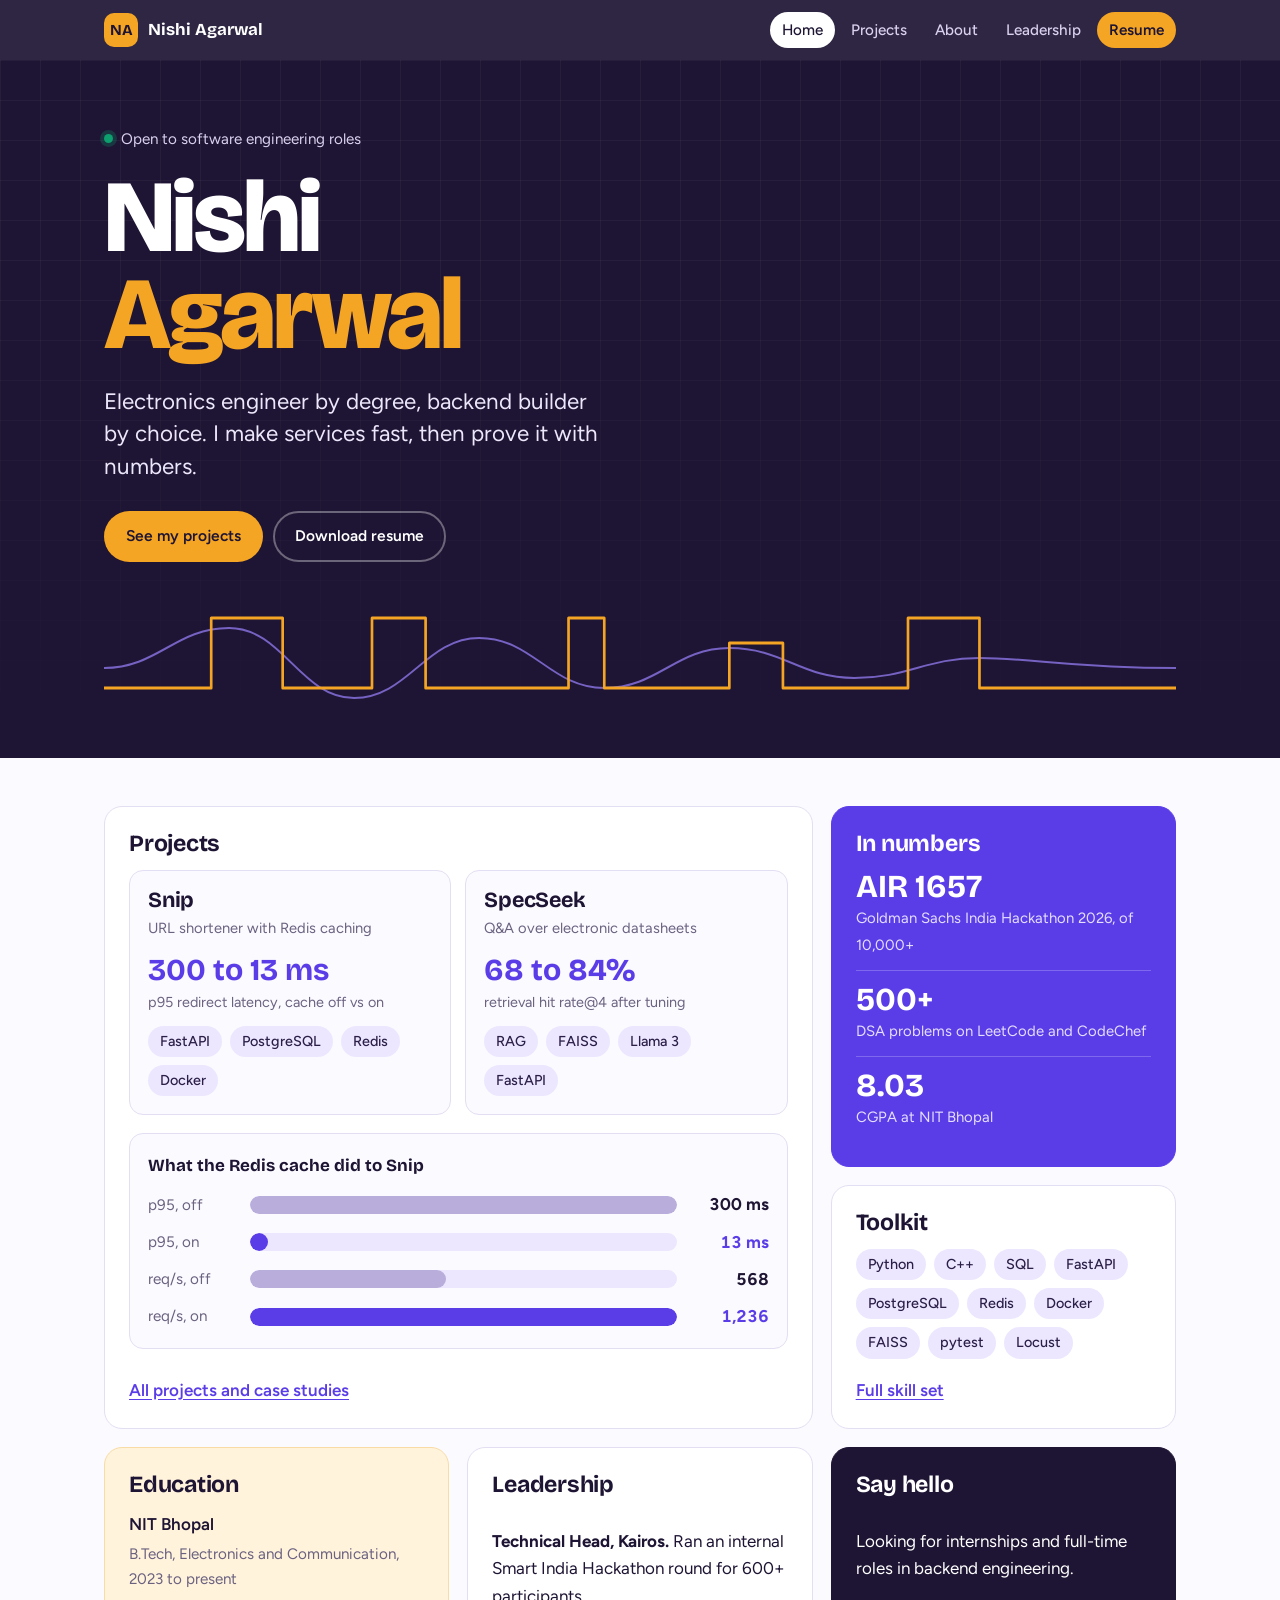
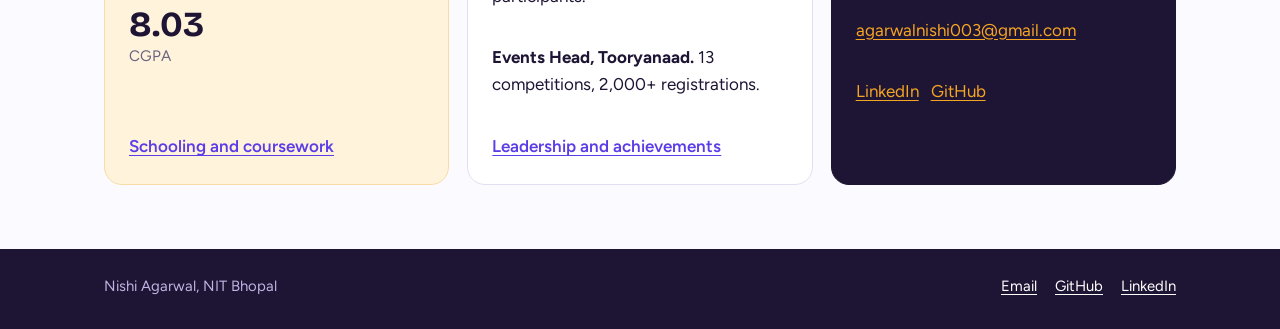
<file: index.html>
<!doctype html>
<html lang="en">
<head>
  <meta charset="utf-8">
  <meta name="viewport" content="width=device-width, initial-scale=1">
  <title>Nishi Agarwal</title>
  <meta name="description" content="Nishi Agarwal, ECE student at NIT Bhopal building backend services and retrieval systems: Snip and SpecSeek.">
  <link rel="preconnect" href="https://fonts.googleapis.com">
  <link rel="preconnect" href="https://fonts.gstatic.com" crossorigin>
  <link href="https://fonts.googleapis.com/css2?family=Bricolage+Grotesque:opsz,wght@12..96,600;12..96,700;12..96,800&family=Figtree:wght@400;500;600;700&display=swap" rel="stylesheet">
  <link rel="stylesheet" href="/style.css">
</head>
<body>
  <header class="nav">
    <div class="wrap">
      <a class="logo" href="/"><span class="logo-mark">NA</span>Nishi Agarwal</a>
      <nav aria-label="Main">
        <ul>
          <li><a href="/" aria-current="page">Home</a></li>
          <li><a href="/projects/">Projects</a></li>
          <li><a href="/about/">About</a></li>
          <li><a href="/leadership/">Leadership</a></li>
          <li><a class="cta" href="/nishi-agarwal-resume.pdf">Resume</a></li>
        </ul>
      </nav>
    </div>
  </header>


    <section class="hero">
    <div class="wrap">
      <p class="hero-tag rise"><span class="dot" aria-hidden="true"></span>Open to software engineering roles</p>
      <h1 class="rise d1">Nishi <span>Agarwal</span></h1>
      <p class="hero-lead rise d2">Electronics engineer by degree, backend builder by choice. I make services fast, then prove it with numbers.</p>
      <div class="hero-actions rise d3">
        <a class="btn btn-amber" href="/projects/">See my projects</a>
        <a class="btn btn-ghost" href="/nishi-agarwal-resume.pdf">Download resume</a>
      </div>
      <svg class="wave" viewBox="0 0 1200 120" preserveAspectRatio="none" aria-hidden="true">
        <path class="trace trace-2" d="M0 70 C 60 70, 80 30, 140 30 S 220 100, 280 100 S 360 40, 420 40 S 500 90, 560 90 S 640 50, 700 50 S 780 80, 840 80 S 920 60, 980 60 S 1080 70, 1200 70"/>
        <path class="trace" d="M0 90 H120 V20 H200 V90 H300 V20 H360 V90 H520 V20 H560 V90 H700 V45 H760 V90 H900 V20 H980 V90 H1200"/>
      </svg>
    </div>
  </section>

  
    <main class="wrap">
    <div class="bento">

      <section class="tile t-projects" aria-labelledby="h-projects">
        <h2 id="h-projects">Projects</h2>
        <div class="mini">
          <a class="mini-card" href="/projects/snip/">
            <h3>Snip</h3>
            <p class="kind">URL shortener with Redis caching</p>
            <div class="big">300 to 13 ms</div>
            <p class="big-label">p95 redirect latency, cache off vs on</p>
            <ul class="chips"><li>FastAPI</li><li>PostgreSQL</li><li>Redis</li><li>Docker</li></ul>
          </a>
          <a class="mini-card" href="/projects/specseek/">
            <h3>SpecSeek</h3>
            <p class="kind">Q&amp;A over electronic datasheets</p>
            <div class="big">68 to 84%</div>
            <p class="big-label">retrieval hit rate@4 after tuning</p>
            <ul class="chips"><li>RAG</li><li>FAISS</li><li>Llama 3</li><li>FastAPI</li></ul>
          </a>
        </div>
        <div class="home-chart">
          <p class="home-chart-title">What the Redis cache did to Snip</p>
          <div class="bars" role="img" aria-label="Snip p95 latency 300 ms without cache, 13 ms with cache; throughput 568 to 1236 requests per second">
            <div class="bar-row"><span class="name">p95, off</span><div class="bar-track"><div class="bar-fill" style="width:100%"></div></div><span class="v">300 ms</span></div>
            <div class="bar-row"><span class="name">p95, on</span><div class="bar-track"><div class="bar-fill good" style="width:4.3%"></div></div><span class="v good">13 ms</span></div>
            <div class="bar-row"><span class="name">req/s, off</span><div class="bar-track"><div class="bar-fill" style="width:46%"></div></div><span class="v">568</span></div>
            <div class="bar-row"><span class="name">req/s, on</span><div class="bar-track"><div class="bar-fill good" style="width:100%"></div></div><span class="v good">1,236</span></div>
          </div>
        </div>
        <a class="more" href="/projects/">All projects and case studies</a>
      </section>

      <section class="tile t-stats" aria-labelledby="h-stats">
        <h2 id="h-stats">In numbers</h2>
        <div class="stat"><b>AIR 1657</b><span>Goldman Sachs India Hackathon 2026, of 10,000+</span></div>
        <div class="stat"><b>500+</b><span>DSA problems on LeetCode and CodeChef</span></div>
        <div class="stat"><b>8.03</b><span>CGPA at NIT Bhopal</span></div>
      </section>

      <section class="tile t-skills" aria-labelledby="h-skills">
        <h2 id="h-skills">Toolkit</h2>
        <ul class="chips">
          <li>Python</li><li>C++</li><li>SQL</li><li>FastAPI</li><li>PostgreSQL</li><li>Redis</li><li>Docker</li><li>FAISS</li><li>pytest</li><li>Locust</li>
        </ul>
        <a class="more" href="/about/#skills">Full skill set</a>
      </section>

      <section class="tile t-edu" aria-labelledby="h-edu">
        <h2 id="h-edu">Education</h2>
        <p class="edu-line">NIT Bhopal</p>
        <p class="edu-sub">B.Tech, Electronics and Communication, 2023 to present</p>
        <p class="edu-score">8.03</p>
        <p class="edu-sub">CGPA</p>
        <a class="more" href="/about/#education">Schooling and coursework</a>
      </section>

      <section class="tile t-lead" aria-labelledby="h-lead">
        <h2 id="h-lead">Leadership</h2>
        <p><b>Technical Head, Kairos.</b> Ran an internal Smart India Hackathon round for 600+ participants.</p>
        <p><b>Events Head, Tooryanaad.</b> 13 competitions, 2,000+ registrations.</p>
        <a class="more" href="/leadership/">Leadership and achievements</a>
      </section>

      <section class="tile t-contact" aria-labelledby="h-contact">
        <h2 id="h-contact">Say hello</h2>
        <p>Looking for internships and full-time roles in backend engineering.</p>
        <p><a href="mailto:agarwalnishi003@gmail.com">agarwalnishi003@gmail.com</a></p>
        <p><a href="https://linkedin.com/in/nishi-agarwal-497812290">LinkedIn</a> &nbsp; <a href="https://github.com/agarwalnishi">GitHub</a></p>
      </section>

    </div>
  </main>

  <footer>
    <div class="wrap">
      <span>Nishi Agarwal, NIT Bhopal</span>
      <span class="links">
        <a href="mailto:agarwalnishi003@gmail.com">Email</a>
        <a href="https://github.com/agarwalnishi">GitHub</a>
        <a href="https://linkedin.com/in/nishi-agarwal-497812290">LinkedIn</a>
      </span>
    </div>
  </footer>
</body>
</html>
</file>
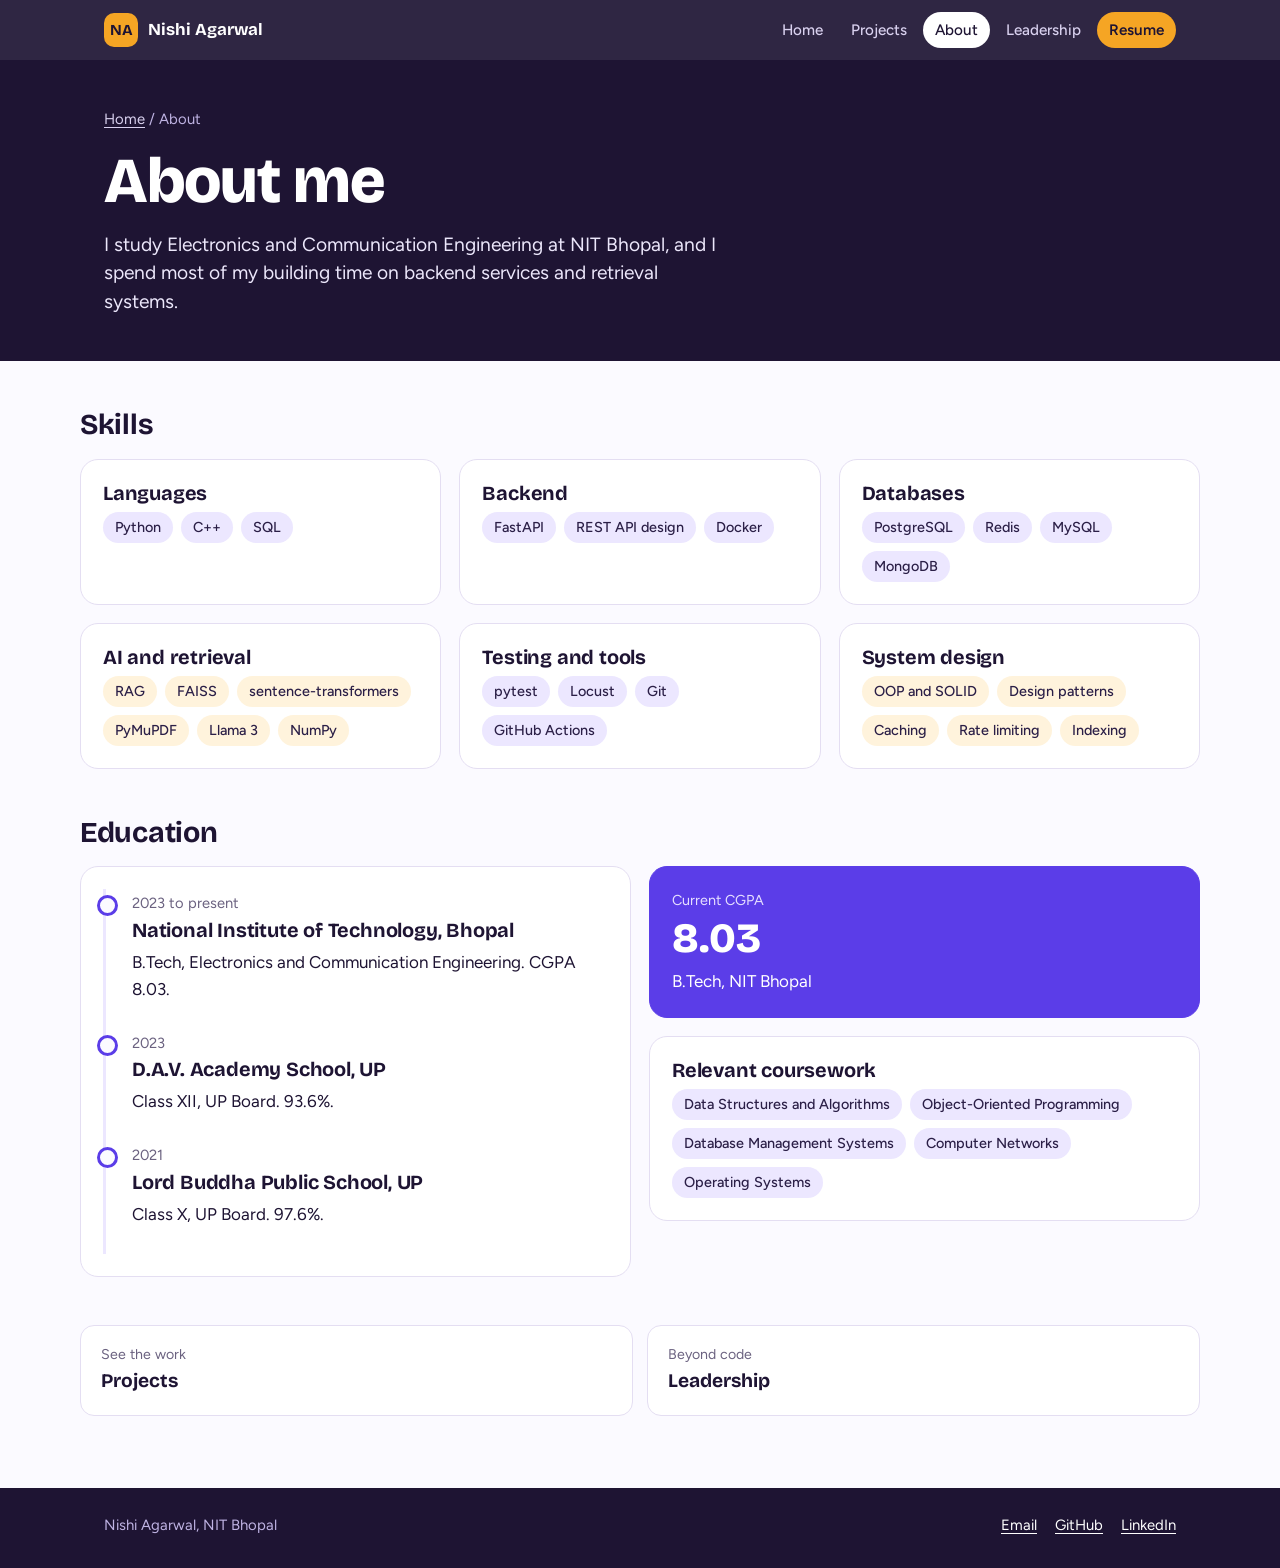
<file: about/index.html>
<!doctype html>
<html lang="en">
<head>
  <meta charset="utf-8">
  <meta name="viewport" content="width=device-width, initial-scale=1">
    <title>About | Nishi Agarwal</title>
  <meta name="description" content="About Nishi Agarwal: ECE at NIT Bhopal, skills across backend, databases and retrieval, and coursework.">
  <link rel="preconnect" href="https://fonts.googleapis.com">
  <link rel="preconnect" href="https://fonts.gstatic.com" crossorigin>
  <link href="https://fonts.googleapis.com/css2?family=Bricolage+Grotesque:opsz,wght@12..96,600;12..96,700;12..96,800&family=Figtree:wght@400;500;600;700&display=swap" rel="stylesheet">
  <link rel="stylesheet" href="/style.css">
</head>
<body>
  <header class="nav">
    <div class="wrap">
      <a class="logo" href="/"><span class="logo-mark">NA</span>Nishi Agarwal</a>
      <nav aria-label="Main">
        <ul>
          <li><a href="/">Home</a></li>
            <li><a href="/projects/">Projects</a></li>
          <li><a href="/about/" aria-current="page">About</a></li>
          <li><a href="/leadership/">Leadership</a></li>
          <li><a class="cta" href="/nishi-agarwal-resume.pdf">Resume</a></li>
        </ul>
      </nav>
    </div>
  </header>

    <div class="page-head">
    <div class="wrap">
      <p class="crumbs"><a href="/">Home</a> / About</p>
      <h1>About me</h1>
      <p class="lede">I study Electronics and Communication Engineering at NIT Bhopal, and I spend most of my building time on backend services and retrieval systems.</p>
    </div>
  </div>

  <main class="wrap page">

    <section class="block" id="skills">
      <h2>Skills</h2>
      <div class="cols-3">
        <div class="card"><h3>Languages</h3><ul class="chips"><li>Python</li><li>C++</li><li>SQL</li></ul></div>
        <div class="card"><h3>Backend</h3><ul class="chips"><li>FastAPI</li><li>REST API design</li><li>Docker</li></ul></div>
        <div class="card"><h3>Databases</h3><ul class="chips"><li>PostgreSQL</li><li>Redis</li><li>MySQL</li><li>MongoDB</li></ul></div>
        <div class="card"><h3>AI and retrieval</h3><ul class="chips amber"><li>RAG</li><li>FAISS</li><li>sentence-transformers</li><li>PyMuPDF</li><li>Llama 3</li><li>NumPy</li></ul></div>
        <div class="card"><h3>Testing and tools</h3><ul class="chips"><li>pytest</li><li>Locust</li><li>Git</li><li>GitHub Actions</li></ul></div>
        <div class="card"><h3>System design</h3><ul class="chips amber"><li>OOP and SOLID</li><li>Design patterns</li><li>Caching</li><li>Rate limiting</li><li>Indexing</li></ul></div>
      </div>
    </section>

    <section class="block" id="education">
      <h2>Education</h2>
      <div class="cols-2">
        <div class="card">
          <ol class="timeline">
            <li><span class="when">2023 to present</span><h3>National Institute of Technology, Bhopal</h3><p>B.Tech, Electronics and Communication Engineering. CGPA 8.03.</p></li>
            <li><span class="when">2023</span><h3>D.A.V. Academy School, UP</h3><p>Class XII, UP Board. 93.6%.</p></li>
            <li><span class="when">2021</span><h3>Lord Buddha Public School, UP</h3><p>Class X, UP Board. 97.6%.</p></li>
          </ol>
        </div>
        <div>
          <div class="card violet" style="margin-bottom:18px"><span class="label">Current CGPA</span><span class="num">8.03</span><p>B.Tech, NIT Bhopal</p></div>
          <div class="card">
            <h3>Relevant coursework</h3>
            <ul class="chips"><li>Data Structures and Algorithms</li><li>Object-Oriented Programming</li><li>Database Management Systems</li><li>Computer Networks</li><li>Operating Systems</li></ul>
          </div>
        </div>
      </div>
    </section>

    <nav class="next" aria-label="More">
      <a href="/projects/"><small>See the work</small><strong>Projects</strong></a>
      <a href="/leadership/"><small>Beyond code</small><strong>Leadership</strong></a>
    </nav>
  </main>

  <footer>
    <div class="wrap">
      <span>Nishi Agarwal, NIT Bhopal</span>
      <span class="links">
        <a href="mailto:agarwalnishi003@gmail.com">Email</a>
        <a href="https://github.com/agarwalnishi">GitHub</a>
        <a href="https://linkedin.com/in/nishi-agarwal-497812290">LinkedIn</a>
      </span>
    </div>
  </footer>
</body>
</html>
</file>
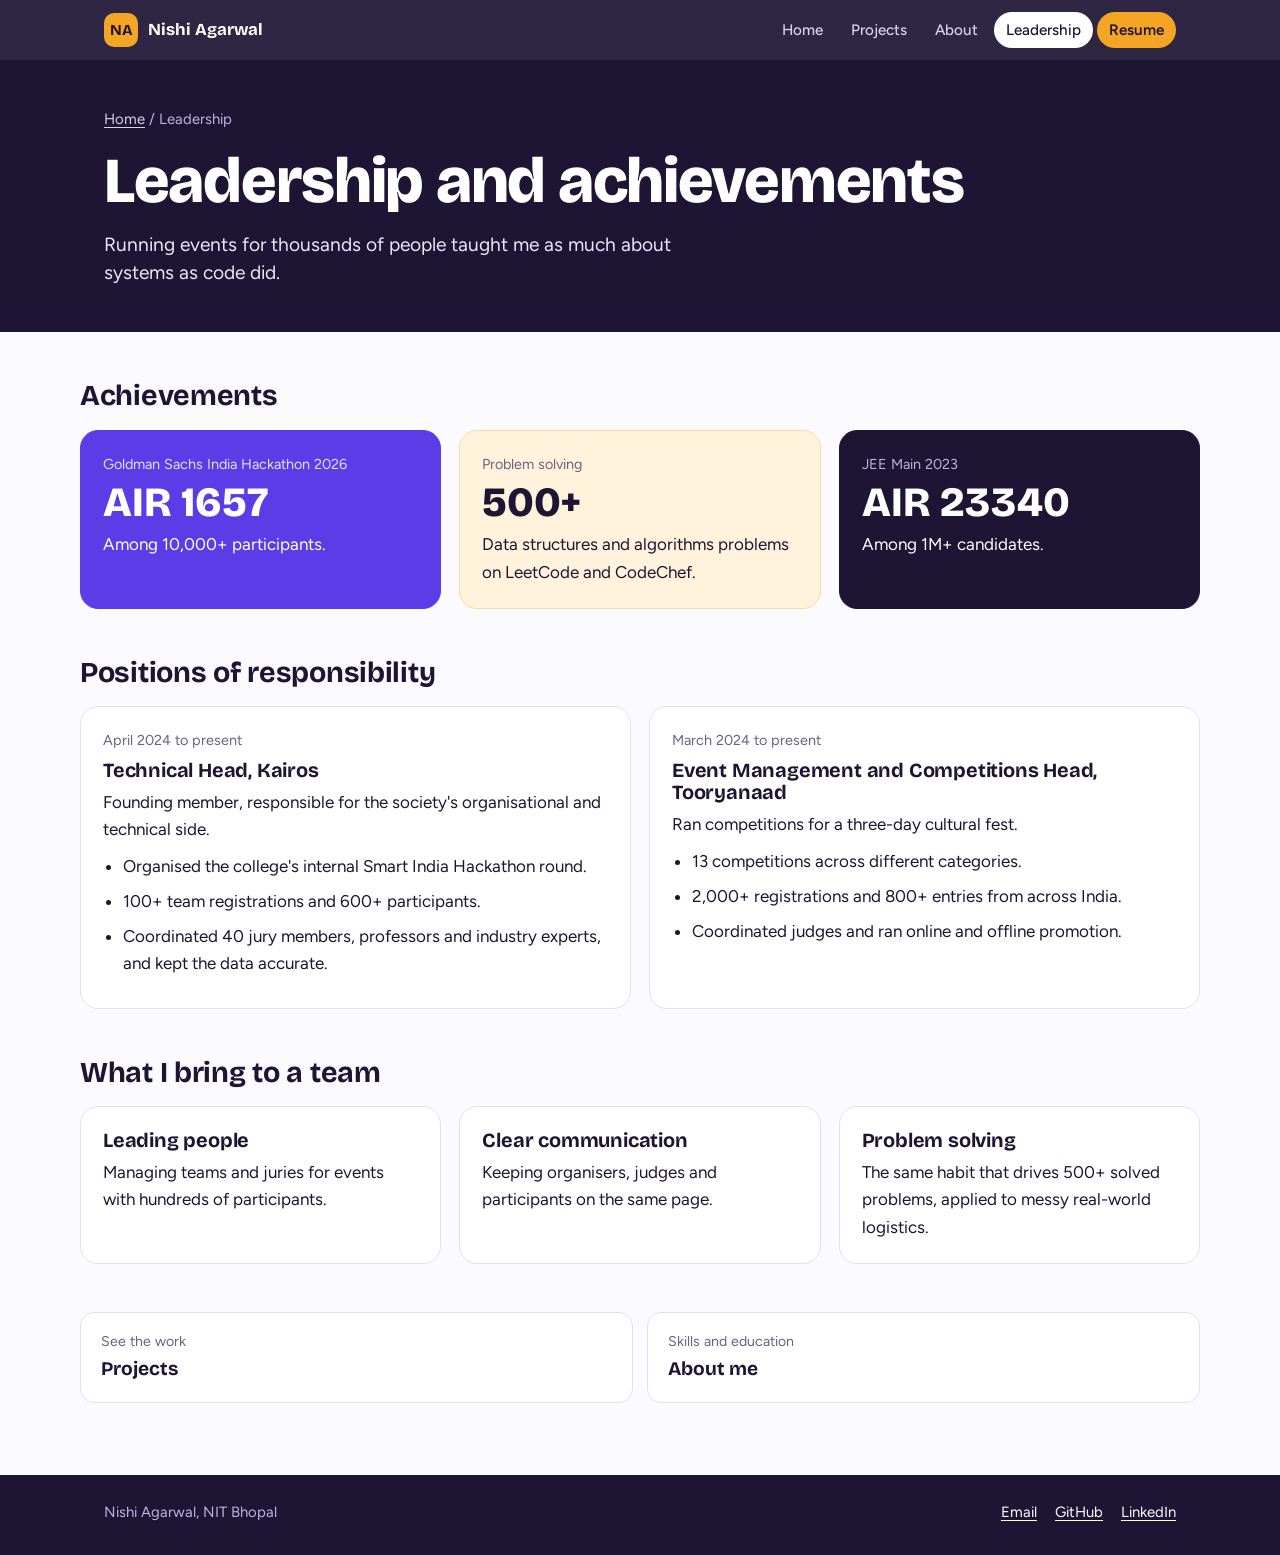
<file: leadership/index.html>
<!doctype html>
<html lang="en">
<head>
  <meta charset="utf-8">
  <meta name="viewport" content="width=device-width, initial-scale=1">
    <title>Leadership | Nishi Agarwal</title>
  <meta name="description" content="Leadership and achievements of Nishi Agarwal: Kairos, Tooryanaad, Goldman Sachs India Hackathon, JEE Main.">
  <link rel="preconnect" href="https://fonts.googleapis.com">
  <link rel="preconnect" href="https://fonts.gstatic.com" crossorigin>
  <link href="https://fonts.googleapis.com/css2?family=Bricolage+Grotesque:opsz,wght@12..96,600;12..96,700;12..96,800&family=Figtree:wght@400;500;600;700&display=swap" rel="stylesheet">
  <link rel="stylesheet" href="/style.css">
</head>
<body>
  <header class="nav">
    <div class="wrap">
      <a class="logo" href="/"><span class="logo-mark">NA</span>Nishi Agarwal</a>
      <nav aria-label="Main">
        <ul>
          <li><a href="/">Home</a></li>
          <li><a href="/projects/">Projects</a></li>
          <li><a href="/about/">About</a></li>
                    <li><a href="/leadership/" aria-current="page">Leadership</a></li>
          <li><a class="cta" href="/nishi-agarwal-resume.pdf">Resume</a></li>
        </ul>
      </nav>
    </div>
  </header>

    <div class="page-head">
    <div class="wrap">
      <p class="crumbs"><a href="/">Home</a> / Leadership</p>
      <h1>Leadership and achievements</h1>
      <p class="lede">Running events for thousands of people taught me as much about systems as code did.</p>
    </div>
  </div>

  <main class="wrap page">

    <section class="block">
      <h2>Achievements</h2>
      <div class="cols-3">
        <div class="card violet"><span class="label">Goldman Sachs India Hackathon 2026</span><span class="num">AIR 1657</span><p>Among 10,000+ participants.</p></div>
        <div class="card amber"><span class="label">Problem solving</span><span class="num">500+</span><p>Data structures and algorithms problems on LeetCode and CodeChef.</p></div>
        <div class="card ink"><span class="label">JEE Main 2023</span><span class="num">AIR 23340</span><p>Among 1M+ candidates.</p></div>
      </div>
    </section>

    <section class="block">
      <h2>Positions of responsibility</h2>
      <div class="cols-2">
        <article class="card">
          <span class="label">April 2024 to present</span>
          <h3>Technical Head, Kairos</h3>
          <p>Founding member, responsible for the society's organisational and technical side.</p>
          <ul class="ticks">
            <li>Organised the college's internal Smart India Hackathon round.</li>
            <li>100+ team registrations and 600+ participants.</li>
            <li>Coordinated 40 jury members, professors and industry experts, and kept the data accurate.</li>
          </ul>
        </article>
        <article class="card">
          <span class="label">March 2024 to present</span>
          <h3>Event Management and Competitions Head, Tooryanaad</h3>
          <p>Ran competitions for a three-day cultural fest.</p>
          <ul class="ticks">
            <li>13 competitions across different categories.</li>
            <li>2,000+ registrations and 800+ entries from across India.</li>
            <li>Coordinated judges and ran online and offline promotion.</li>
          </ul>
        </article>
      </div>
    </section>

    <section class="block">
      <h2>What I bring to a team</h2>
      <div class="cols-3">
        <div class="card"><h3>Leading people</h3><p>Managing teams and juries for events with hundreds of participants.</p></div>
        <div class="card"><h3>Clear communication</h3><p>Keeping organisers, judges and participants on the same page.</p></div>
        <div class="card"><h3>Problem solving</h3><p>The same habit that drives 500+ solved problems, applied to messy real-world logistics.</p></div>
      </div>
    </section>

    <nav class="next" aria-label="More">
      <a href="/projects/"><small>See the work</small><strong>Projects</strong></a>
      <a href="/about/"><small>Skills and education</small><strong>About me</strong></a>
    </nav>
  </main>

  <footer>
    <div class="wrap">
      <span>Nishi Agarwal, NIT Bhopal</span>
      <span class="links">
        <a href="mailto:agarwalnishi003@gmail.com">Email</a>
        <a href="https://github.com/agarwalnishi">GitHub</a>
        <a href="https://linkedin.com/in/nishi-agarwal-497812290">LinkedIn</a>
      </span>
    </div>
  </footer>
</body>
</html>
</file>
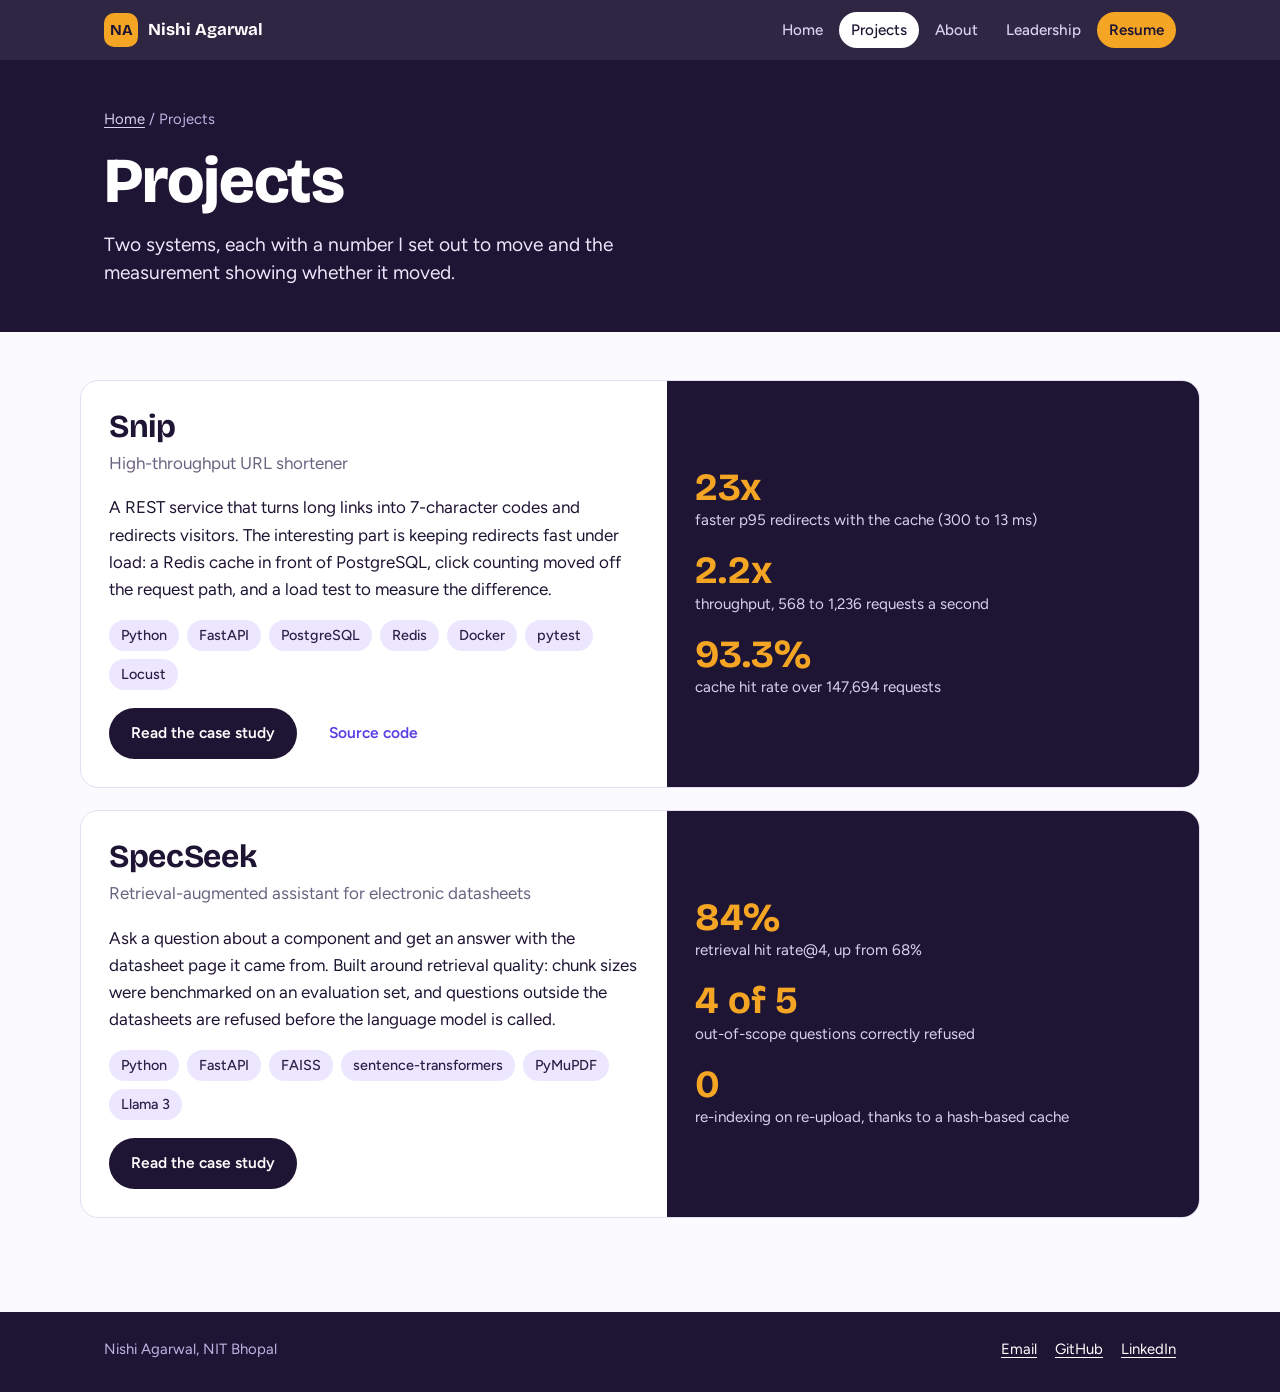
<file: projects/index.html>
<!doctype html>
<html lang="en">
<head>
  <meta charset="utf-8">
  <meta name="viewport" content="width=device-width, initial-scale=1">
  <title>Projects | Nishi Agarwal</title>
  <meta name="description" content="Snip and SpecSeek: backend and retrieval projects by Nishi Agarwal, with measured results.">
  <link rel="preconnect" href="https://fonts.googleapis.com">
  <link rel="preconnect" href="https://fonts.gstatic.com" crossorigin>
  <link href="https://fonts.googleapis.com/css2?family=Bricolage+Grotesque:opsz,wght@12..96,600;12..96,700;12..96,800&family=Figtree:wght@400;500;600;700&display=swap" rel="stylesheet">
  <link rel="stylesheet" href="/style.css">
</head>
<body>
  <header class="nav">
    <div class="wrap">
      <a class="logo" href="/"><span class="logo-mark">NA</span>Nishi Agarwal</a>
      <nav aria-label="Main">
        <ul>
          <li><a href="/">Home</a></li>
          <li><a href="/projects/" aria-current="page">Projects</a></li>
          <li><a href="/about/">About</a></li>
          <li><a href="/leadership/">Leadership</a></li>
          <li><a class="cta" href="/nishi-agarwal-resume.pdf">Resume</a></li>
        </ul>
      </nav>
    </div>
  </header>

  <div class="page-head">
    <div class="wrap">
      <p class="crumbs"><a href="/">Home</a> / Projects</p>
      <h1>Projects</h1>
      <p class="lede">Two systems, each with a number I set out to move and the measurement showing whether it moved.</p>
    </div>
  </div>

  <main class="wrap page">

    <article class="proj">
      <div class="proj-text">
        <h2>Snip</h2>
        <p class="kind">High-throughput URL shortener</p>
        <p>A REST service that turns long links into 7-character codes and redirects visitors. The interesting part is keeping redirects fast under load: a Redis cache in front of PostgreSQL, click counting moved off the request path, and a load test to measure the difference.</p>
        <ul class="chips"><li>Python</li><li>FastAPI</li><li>PostgreSQL</li><li>Redis</li><li>Docker</li><li>pytest</li><li>Locust</li></ul>
        <div class="proj-actions">
          <a class="btn btn-ink" href="/projects/snip/">Read the case study</a>
          <a class="btn" href="https://github.com/agarwalnishi/Snip">Source code</a>
        </div>
      </div>
      <div class="proj-side">
        <div><b>23x</b><span>faster p95 redirects with the cache (300 to 13 ms)</span></div>
        <div><b>2.2x</b><span>throughput, 568 to 1,236 requests a second</span></div>
        <div><b>93.3%</b><span>cache hit rate over 147,694 requests</span></div>
      </div>
    </article>

    <article class="proj">
      <div class="proj-text">
        <h2>SpecSeek</h2>
        <p class="kind">Retrieval-augmented assistant for electronic datasheets</p>
        <p>Ask a question about a component and get an answer with the datasheet page it came from. Built around retrieval quality: chunk sizes were benchmarked on an evaluation set, and questions outside the datasheets are refused before the language model is called.</p>
        <ul class="chips"><li>Python</li><li>FastAPI</li><li>FAISS</li><li>sentence-transformers</li><li>PyMuPDF</li><li>Llama 3</li></ul>
        <div class="proj-actions">
          <a class="btn btn-ink" href="/projects/specseek/">Read the case study</a>
        </div>
      </div>
      <div class="proj-side">
        <div><b>84%</b><span>retrieval hit rate@4, up from 68%</span></div>
        <div><b>4 of 5</b><span>out-of-scope questions correctly refused</span></div>
        <div><b>0</b><span>re-indexing on re-upload, thanks to a hash-based cache</span></div>
      </div>
    </article>

  </main>

  <footer>
    <div class="wrap">
      <span>Nishi Agarwal, NIT Bhopal</span>
      <span class="links">
        <a href="mailto:agarwalnishi003@gmail.com">Email</a>
        <a href="https://github.com/agarwalnishi">GitHub</a>
        <a href="https://linkedin.com/in/nishi-agarwal-497812290">LinkedIn</a>
      </span>
    </div>
  </footer>
</body>
</html>
</file>
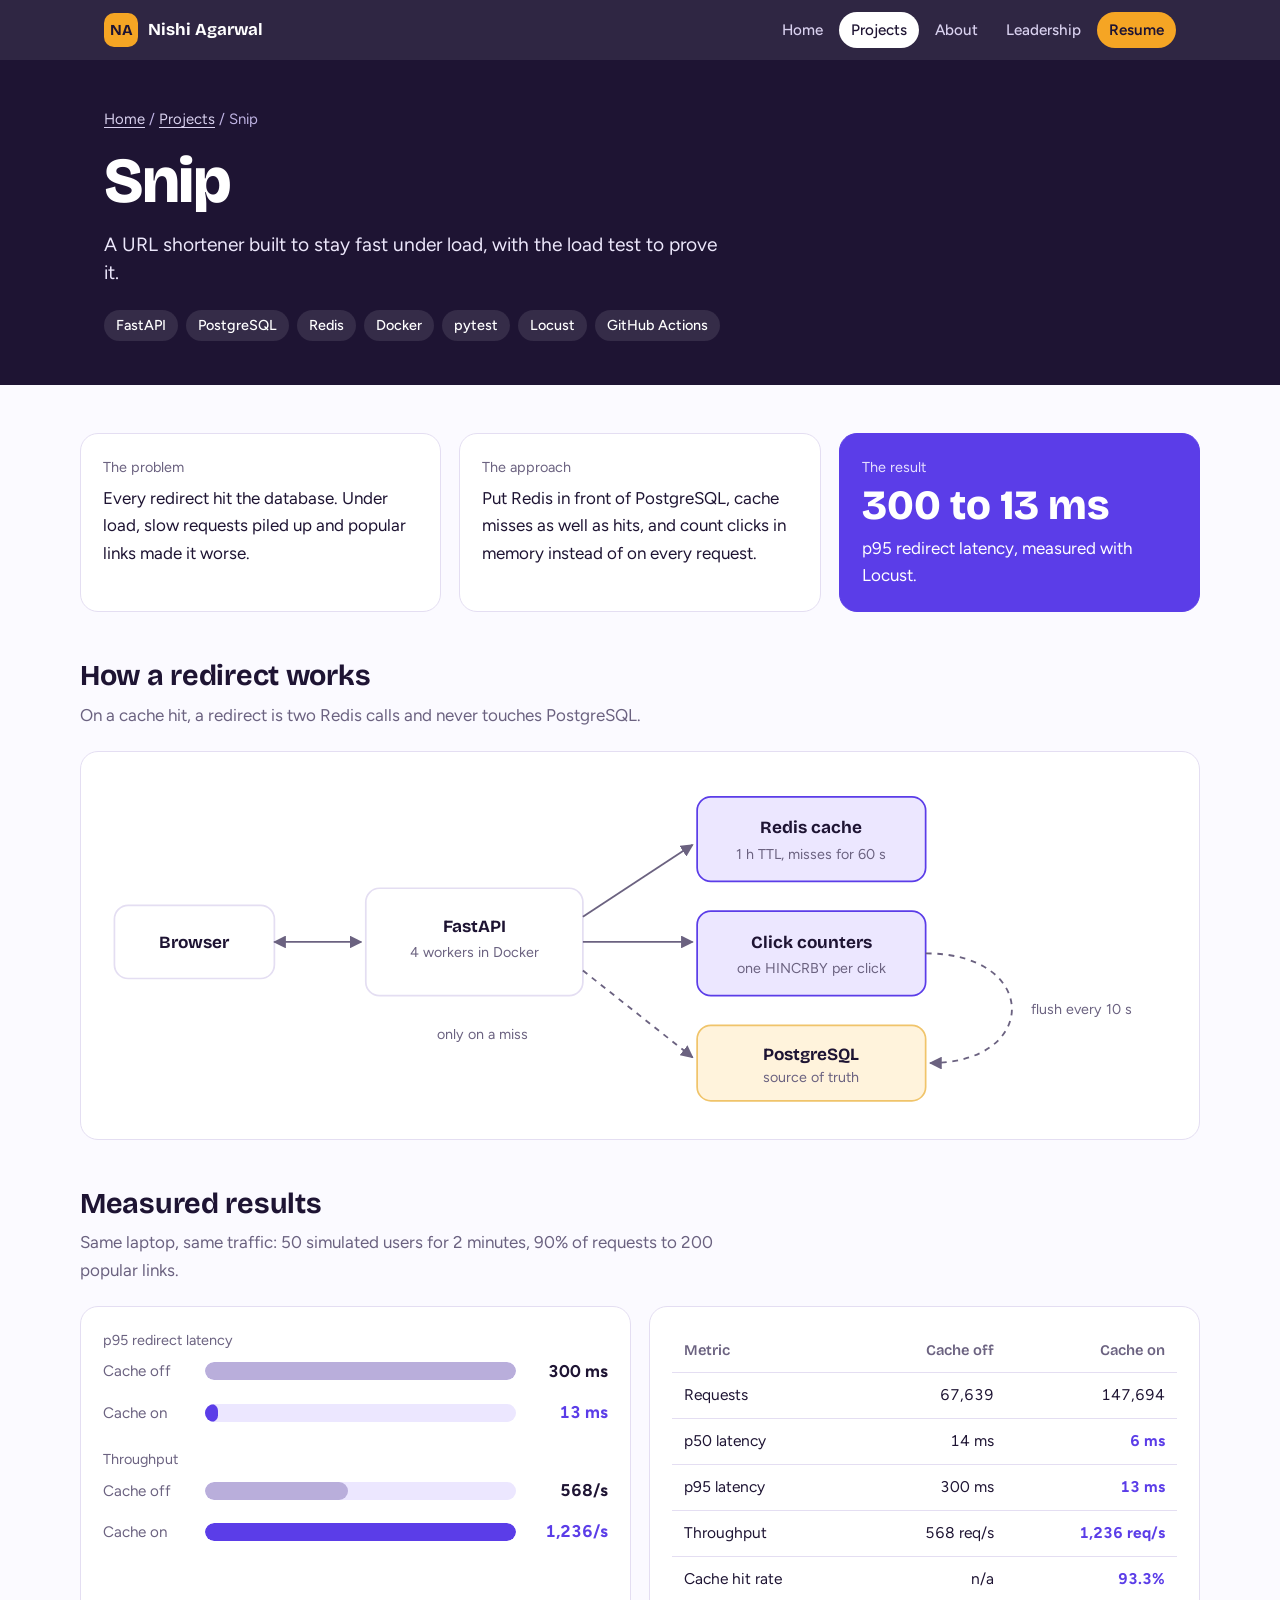
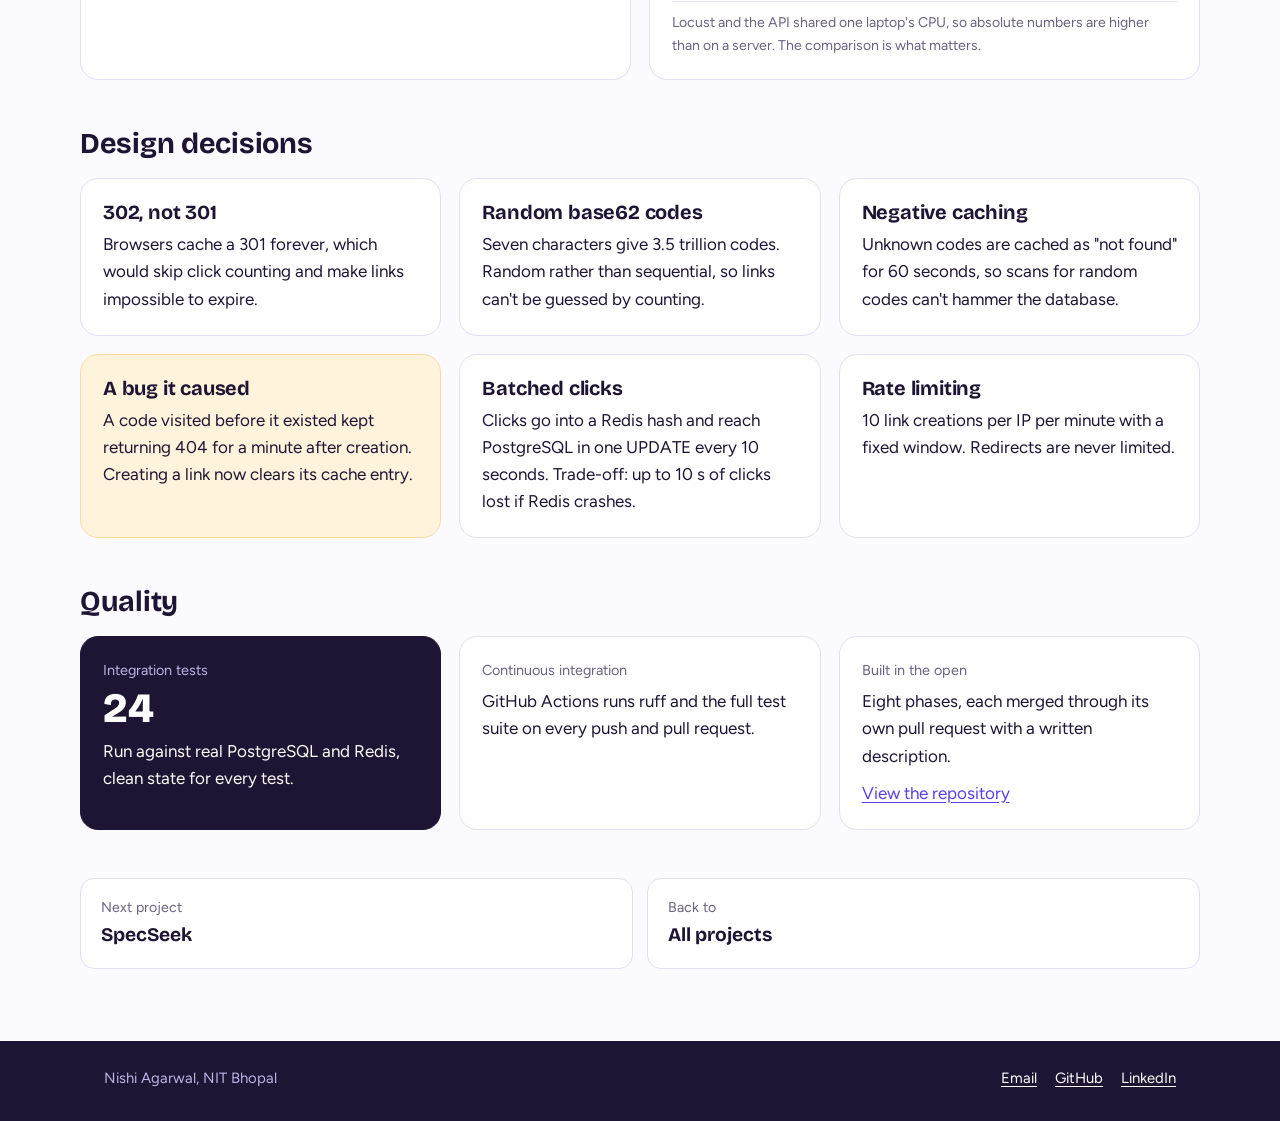
<file: projects/snip/index.html>
<!doctype html>
<html lang="en">
<head>
  <meta charset="utf-8">
  <meta name="viewport" content="width=device-width, initial-scale=1">
    <title>Snip | Nishi Agarwal</title>
  <meta name="description" content="Snip case study: a FastAPI URL shortener whose Redis cache cut p95 redirect latency from 300 ms to 13 ms.">
  <link rel="preconnect" href="https://fonts.googleapis.com">
  <link rel="preconnect" href="https://fonts.gstatic.com" crossorigin>
  <link href="https://fonts.googleapis.com/css2?family=Bricolage+Grotesque:opsz,wght@12..96,600;12..96,700;12..96,800&family=Figtree:wght@400;500;600;700&display=swap" rel="stylesheet">
  <link rel="stylesheet" href="/style.css">
</head>
<body>
  <header class="nav">
    <div class="wrap">
      <a class="logo" href="/"><span class="logo-mark">NA</span>Nishi Agarwal</a>
      <nav aria-label="Main">
        <ul>
          <li><a href="/">Home</a></li>
          <li><a href="/projects/" aria-current="page">Projects</a></li>
          <li><a href="/about/">About</a></li>
          <li><a href="/leadership/">Leadership</a></li>
          <li><a class="cta" href="/nishi-agarwal-resume.pdf">Resume</a></li>
        </ul>
      </nav>
    </div>
  </header>

    <div class="page-head">
    <div class="wrap">
      <p class="crumbs"><a href="/">Home</a> / <a href="/projects/">Projects</a> / Snip</p>
      <h1>Snip</h1>
      <p class="lede">A URL shortener built to stay fast under load, with the load test to prove it.</p>
      <ul class="chips meta"><li>FastAPI</li><li>PostgreSQL</li><li>Redis</li><li>Docker</li><li>pytest</li><li>Locust</li><li>GitHub Actions</li></ul>
    </div>
  </div>

  <main class="wrap page">

    <section class="block">
      <div class="cols-3">
        <div class="card"><span class="label">The problem</span><p>Every redirect hit the database. Under load, slow requests piled up and popular links made it worse.</p></div>
        <div class="card"><span class="label">The approach</span><p>Put Redis in front of PostgreSQL, cache misses as well as hits, and count clicks in memory instead of on every request.</p></div>
        <div class="card violet"><span class="label">The result</span><span class="num">300 to 13 ms</span><p>p95 redirect latency, measured with Locust.</p></div>
      </div>
    </section>

    <section class="block">
      <h2>How a redirect works</h2>
      <p class="intro">On a cache hit, a redirect is two Redis calls and never touches PostgreSQL.</p>
      <div class="card">
        <svg class="diagram" viewBox="0 0 940 300" role="img" aria-label="Browser calls FastAPI. FastAPI checks the Redis cache first, falls back to PostgreSQL on a miss, and increments a Redis click counter that is flushed to PostgreSQL every 10 seconds.">
          <defs><marker id="ah" viewBox="0 0 10 10" refX="9" refY="5" markerWidth="7" markerHeight="7" orient="auto-start-reverse"><path d="M0 0L10 5L0 10z" fill="#6b6280"/></marker></defs>
          <rect class="box" x="10" y="115" width="140" height="64" rx="12"/><text class="t" x="80" y="152" text-anchor="middle">Browser</text>
          <rect class="box" x="230" y="100" width="190" height="94" rx="12"/><text class="t" x="325" y="138" text-anchor="middle">FastAPI</text><text class="s" x="325" y="160" text-anchor="middle">4 workers in Docker</text>
          <rect class="box hot" x="520" y="20" width="200" height="74" rx="12"/><text class="t" x="620" y="52" text-anchor="middle">Redis cache</text><text class="s" x="620" y="74" text-anchor="middle">1 h TTL, misses for 60 s</text>
          <rect class="box hot" x="520" y="120" width="200" height="74" rx="12"/><text class="t" x="620" y="152" text-anchor="middle">Click counters</text><text class="s" x="620" y="174" text-anchor="middle">one HINCRBY per click</text>
          <rect class="box store" x="520" y="220" width="200" height="66" rx="12"/><text class="t" x="620" y="250" text-anchor="middle">PostgreSQL</text><text class="s" x="620" y="270" text-anchor="middle">source of truth</text>
          <path class="arrow" d="M150 147 H226" marker-end="url(#ah)" marker-start="url(#ah)"/>
          <path class="arrow" d="M420 125 L516 62" marker-end="url(#ah)"/>
          <path class="arrow" d="M420 147 H516" marker-end="url(#ah)"/>
          <path class="arrow dash" d="M420 172 L516 248" marker-end="url(#ah)"/>
          <path class="arrow dash" d="M720 157 C 820 157, 820 253, 724 253" marker-end="url(#ah)"/>
          <text class="s" x="372" y="232" text-anchor="end">only on a miss</text>
          <text class="s" x="812" y="210">flush every 10 s</text>
        </svg>
      </div>
    </section>

    <section class="block">
      <h2>Measured results</h2>
      <p class="intro">Same laptop, same traffic: 50 simulated users for 2 minutes, 90% of requests to 200 popular links.</p>
      <div class="cols-2">
        <div class="card">
          <span class="label">p95 redirect latency</span>
          <div class="bars" role="img" aria-label="p95 latency 300 ms without cache, 13 ms with cache">
            <div class="bar-row"><span class="name">Cache off</span><div class="bar-track"><div class="bar-fill" style="width:100%"></div></div><span class="v">300 ms</span></div>
            <div class="bar-row"><span class="name">Cache on</span><div class="bar-track"><div class="bar-fill good" style="width:4.3%"></div></div><span class="v good">13 ms</span></div>
          </div>
          <span class="label" style="margin-top:22px">Throughput</span>
          <div class="bars" role="img" aria-label="Throughput 568 requests per second without cache, 1236 with cache">
            <div class="bar-row"><span class="name">Cache off</span><div class="bar-track"><div class="bar-fill" style="width:46%"></div></div><span class="v">568/s</span></div>
            <div class="bar-row"><span class="name">Cache on</span><div class="bar-track"><div class="bar-fill good" style="width:100%"></div></div><span class="v good">1,236/s</span></div>
          </div>
        </div>
        <div class="card">
          <table>
            <thead><tr><th>Metric</th><th class="n">Cache off</th><th class="n">Cache on</th></tr></thead>
            <tbody>
              <tr><td>Requests</td><td class="n">67,639</td><td class="n">147,694</td></tr>
              <tr><td>p50 latency</td><td class="n">14 ms</td><td class="n good">6 ms</td></tr>
              <tr><td>p95 latency</td><td class="n">300 ms</td><td class="n good">13 ms</td></tr>
              <tr><td>Throughput</td><td class="n">568 req/s</td><td class="n good">1,236 req/s</td></tr>
              <tr><td>Cache hit rate</td><td class="n">n/a</td><td class="n good">93.3%</td></tr>
            </tbody>
            <caption>Locust and the API shared one laptop's CPU, so absolute numbers are higher than on a server. The comparison is what matters.</caption>
          </table>
        </div>
      </div>
    </section>

    <section class="block">
      <h2>Design decisions</h2>
      <div class="cols-3">
        <div class="card"><h3>302, not 301</h3><p>Browsers cache a 301 forever, which would skip click counting and make links impossible to expire.</p></div>
        <div class="card"><h3>Random base62 codes</h3><p>Seven characters give 3.5 trillion codes. Random rather than sequential, so links can't be guessed by counting.</p></div>
        <div class="card"><h3>Negative caching</h3><p>Unknown codes are cached as "not found" for 60 seconds, so scans for random codes can't hammer the database.</p></div>
        <div class="card amber"><h3>A bug it caused</h3><p>A code visited before it existed kept returning 404 for a minute after creation. Creating a link now clears its cache entry.</p></div>
        <div class="card"><h3>Batched clicks</h3><p>Clicks go into a Redis hash and reach PostgreSQL in one UPDATE every 10 seconds. Trade-off: up to 10 s of clicks lost if Redis crashes.</p></div>
        <div class="card"><h3>Rate limiting</h3><p>10 link creations per IP per minute with a fixed window. Redirects are never limited.</p></div>
      </div>
    </section>

    <section class="block">
      <h2>Quality</h2>
      <div class="cols-3">
        <div class="card ink"><span class="label">Integration tests</span><span class="num">24</span><p>Run against real PostgreSQL and Redis, clean state for every test.</p></div>
        <div class="card"><span class="label">Continuous integration</span><p>GitHub Actions runs ruff and the full test suite on every push and pull request.</p></div>
        <div class="card"><span class="label">Built in the open</span><p>Eight phases, each merged through its own pull request with a written description.</p><p><a href="https://github.com/agarwalnishi/Snip">View the repository</a></p></div>
      </div>
    </section>

    <nav class="next" aria-label="More">
      <a href="/projects/specseek/"><small>Next project</small><strong>SpecSeek</strong></a>
      <a href="/projects/"><small>Back to</small><strong>All projects</strong></a>
    </nav>
  </main>

  <footer>
    <div class="wrap">
      <span>Nishi Agarwal, NIT Bhopal</span>
      <span class="links">
        <a href="mailto:agarwalnishi003@gmail.com">Email</a>
        <a href="https://github.com/agarwalnishi">GitHub</a>
        <a href="https://linkedin.com/in/nishi-agarwal-497812290">LinkedIn</a>
      </span>
    </div>
  </footer>
</body>
</html>
</file>
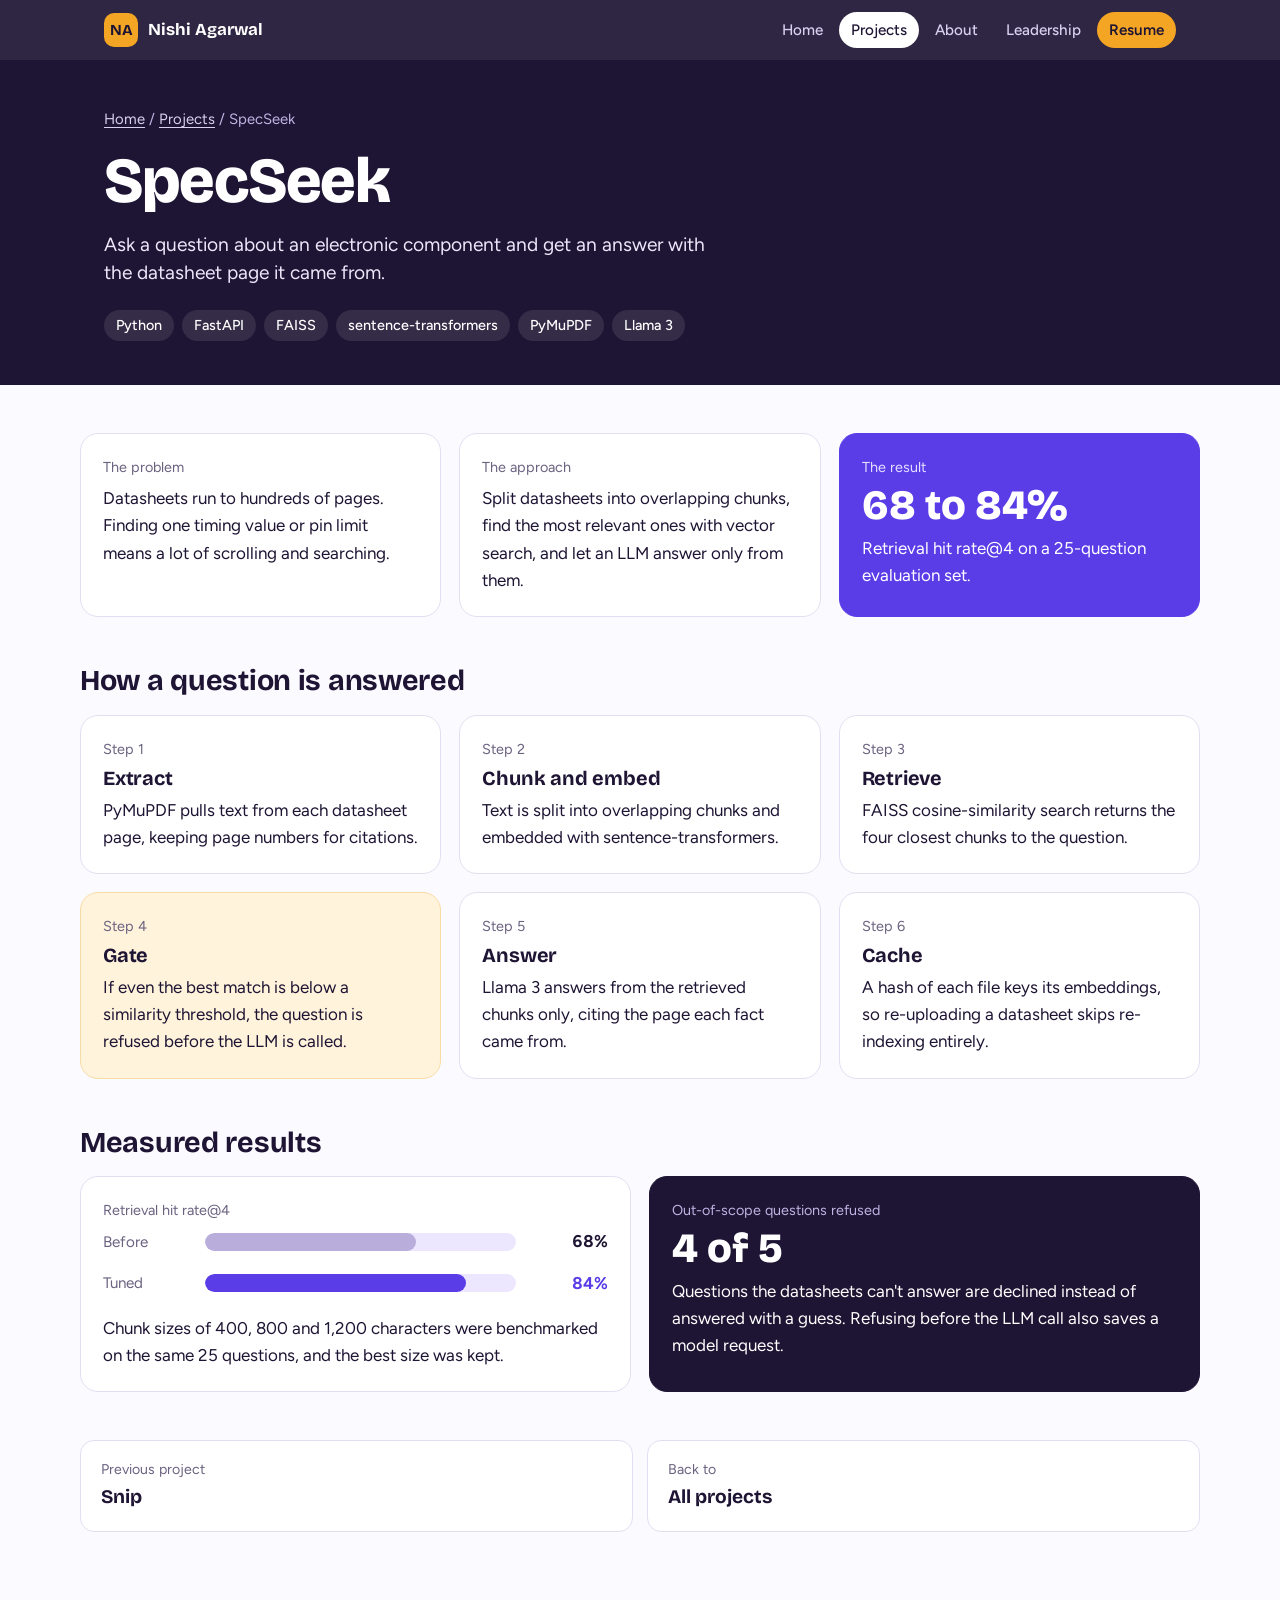
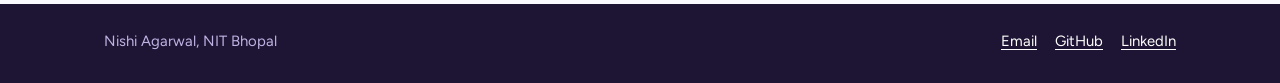
<file: projects/specseek/index.html>
<!doctype html>
<html lang="en">
<head>
  <meta charset="utf-8">
  <meta name="viewport" content="width=device-width, initial-scale=1">
    <title>SpecSeek | Nishi Agarwal</title>
  <meta name="description" content="SpecSeek case study: a RAG assistant over component datasheets with page citations; retrieval hit rate@4 raised from 68% to 84%.">
  <link rel="preconnect" href="https://fonts.googleapis.com">
  <link rel="preconnect" href="https://fonts.gstatic.com" crossorigin>
  <link href="https://fonts.googleapis.com/css2?family=Bricolage+Grotesque:opsz,wght@12..96,600;12..96,700;12..96,800&family=Figtree:wght@400;500;600;700&display=swap" rel="stylesheet">
  <link rel="stylesheet" href="/style.css">
</head>
<body>
  <header class="nav">
    <div class="wrap">
      <a class="logo" href="/"><span class="logo-mark">NA</span>Nishi Agarwal</a>
      <nav aria-label="Main">
        <ul>
          <li><a href="/">Home</a></li>
          <li><a href="/projects/" aria-current="page">Projects</a></li>
          <li><a href="/about/">About</a></li>
          <li><a href="/leadership/">Leadership</a></li>
          <li><a class="cta" href="/nishi-agarwal-resume.pdf">Resume</a></li>
        </ul>
      </nav>
    </div>
  </header>

    <div class="page-head">
    <div class="wrap">
      <p class="crumbs"><a href="/">Home</a> / <a href="/projects/">Projects</a> / SpecSeek</p>
      <h1>SpecSeek</h1>
      <p class="lede">Ask a question about an electronic component and get an answer with the datasheet page it came from.</p>
      <ul class="chips meta"><li>Python</li><li>FastAPI</li><li>FAISS</li><li>sentence-transformers</li><li>PyMuPDF</li><li>Llama 3</li></ul>
    </div>
  </div>

  <main class="wrap page">

    <section class="block">
      <div class="cols-3">
        <div class="card"><span class="label">The problem</span><p>Datasheets run to hundreds of pages. Finding one timing value or pin limit means a lot of scrolling and searching.</p></div>
        <div class="card"><span class="label">The approach</span><p>Split datasheets into overlapping chunks, find the most relevant ones with vector search, and let an LLM answer only from them.</p></div>
        <div class="card violet"><span class="label">The result</span><span class="num">68 to 84%</span><p>Retrieval hit rate@4 on a 25-question evaluation set.</p></div>
      </div>
    </section>

    <section class="block">
      <h2>How a question is answered</h2>
      <div class="cols-3">
        <div class="card"><span class="label">Step 1</span><h3>Extract</h3><p>PyMuPDF pulls text from each datasheet page, keeping page numbers for citations.</p></div>
        <div class="card"><span class="label">Step 2</span><h3>Chunk and embed</h3><p>Text is split into overlapping chunks and embedded with sentence-transformers.</p></div>
        <div class="card"><span class="label">Step 3</span><h3>Retrieve</h3><p>FAISS cosine-similarity search returns the four closest chunks to the question.</p></div>
        <div class="card amber"><span class="label">Step 4</span><h3>Gate</h3><p>If even the best match is below a similarity threshold, the question is refused before the LLM is called.</p></div>
        <div class="card"><span class="label">Step 5</span><h3>Answer</h3><p>Llama 3 answers from the retrieved chunks only, citing the page each fact came from.</p></div>
        <div class="card"><span class="label">Step 6</span><h3>Cache</h3><p>A hash of each file keys its embeddings, so re-uploading a datasheet skips re-indexing entirely.</p></div>
      </div>
    </section>

    <section class="block">
      <h2>Measured results</h2>
      <div class="cols-2">
        <div class="card">
          <span class="label">Retrieval hit rate@4</span>
          <div class="bars" role="img" aria-label="Retrieval hit rate at 4 rose from 68 percent to 84 percent">
            <div class="bar-row"><span class="name">Before</span><div class="bar-track"><div class="bar-fill" style="width:68%"></div></div><span class="v">68%</span></div>
            <div class="bar-row"><span class="name">Tuned</span><div class="bar-track"><div class="bar-fill good" style="width:84%"></div></div><span class="v good">84%</span></div>
          </div>
          <p style="margin-top:18px">Chunk sizes of 400, 800 and 1,200 characters were benchmarked on the same 25 questions, and the best size was kept.</p>
        </div>
        <div class="card ink">
          <span class="label">Out-of-scope questions refused</span>
          <span class="num">4 of 5</span>
          <p>Questions the datasheets can't answer are declined instead of answered with a guess. Refusing before the LLM call also saves a model request.</p>
        </div>
      </div>
    </section>

    <nav class="next" aria-label="More">
      <a href="/projects/snip/"><small>Previous project</small><strong>Snip</strong></a>
      <a href="/projects/"><small>Back to</small><strong>All projects</strong></a>
    </nav>
  </main>

  <footer>
    <div class="wrap">
      <span>Nishi Agarwal, NIT Bhopal</span>
      <span class="links">
        <a href="mailto:agarwalnishi003@gmail.com">Email</a>
        <a href="https://github.com/agarwalnishi">GitHub</a>
        <a href="https://linkedin.com/in/nishi-agarwal-497812290">LinkedIn</a>
      </span>
    </div>
  </footer>
</body>
</html>
</file>
<file: style.css>
/* Nishi Agarwal, shared styles */
:root {
  --ink: #1e1433;
  --ink-2: #2b1f47;
  --paper: #fbfaff;
  --card: #ffffff;
  --line: #e4def2;
  --muted: #6b6280;
  --violet: #5b3de8;
  --violet-soft: #ece7ff;
  --amber: #f5a524;
  --amber-soft: #fff3dc;
  --mint: #0e9f6e;
  --focus: #f5a524;
  --display: "Bricolage Grotesque", "Segoe UI", sans-serif;
  --body: "Figtree", "Segoe UI", Arial, sans-serif;
  --r: 18px;
}

* { box-sizing: border-box; }
html { scroll-behavior: smooth; }
@media (prefers-reduced-motion: reduce) { html { scroll-behavior: auto; } }

body {
  margin: 0;
  background: var(--paper);
  color: var(--ink);
  font-family: var(--body);
  font-size: 17px;
  line-height: 1.6;
}

a { color: var(--violet); text-underline-offset: 3px; }
a:hover { color: var(--ink); }
a:focus-visible, button:focus-visible { outline: 3px solid var(--focus); outline-offset: 3px; border-radius: 6px; }

h1, h2, h3 { font-family: var(--display); line-height: 1.1; margin: 0; letter-spacing: -0.01em; }

.wrap { max-width: 1120px; margin: 0 auto; padding: 0 24px; }




/* ---------- nav ---------- */
.nav {
  position: sticky; top: 0; z-index: 10;
  background: rgba(30, 20, 51, 0.92);
  backdrop-filter: blur(8px);
  -webkit-backdrop-filter: blur(8px);
}
.nav .wrap { display: flex; align-items: center; justify-content: space-between; gap: 16px; padding-top: 12px; padding-bottom: 12px; }
.logo { display: flex; align-items: center; gap: 10px; color: #fff; text-decoration: none; font-family: var(--display); font-weight: 700; font-size: 1.05rem; }
.logo-mark { display: grid; place-items: center; width: 34px; height: 34px; border-radius: 10px; background: var(--amber); color: var(--ink); font-size: 0.95rem; }
.logo:hover { color: #fff; }
.nav ul { display: flex; flex-wrap: wrap; align-items: center; gap: 4px; margin: 0; padding: 0; list-style: none; }
.nav li a { display: block; padding: 6px 12px; border-radius: 999px; color: #d9d1ef; text-decoration: none; font-size: 0.95rem; font-weight: 500; }
.nav li a:hover { color: #fff; background: rgba(255,255,255,0.08); }
.nav li a[aria-current="page"] { color: var(--ink); background: #fff; }
.nav li a.cta { color: var(--ink); background: var(--amber); font-weight: 600; }
.nav li a.cta:hover { background: #ffc15c; }

/* footer */
footer { background: var(--ink); color: #bfb3e3; }
footer .wrap { display: flex; flex-wrap: wrap; justify-content: space-between; gap: 12px 24px; padding-top: 26px; padding-bottom: 30px; font-size: 0.93rem; }
footer a { color: #fff; }
footer .links { display: flex; flex-wrap: wrap; gap: 18px; }



/* ---------- buttons ---------- */
.btn { display: inline-flex; align-items: center; gap: 8px; padding: 11px 20px; border-radius: 999px; font-weight: 600; font-size: 0.97rem; text-decoration: none; border: 2px solid transparent; }
.btn-amber { background: var(--amber); color: var(--ink); }
.btn-amber:hover { background: #ffc15c; color: var(--ink); }
.btn-ghost { color: #fff; border-color: rgba(255,255,255,0.35); }
.btn-ghost:hover { color: #fff; border-color: #fff; }
.btn-ink { background: var(--ink); color: #fff; }
.btn-ink:hover { background: var(--violet); color: #fff; }



/* ---------- hero (home) ---------- */
.hero { background: var(--ink); color: #fff; overflow: hidden; position: relative; }
.hero::before {
  content: ""; position: absolute; inset: 0;
  background-image:
    linear-gradient(rgba(255,255,255,0.045) 1px, transparent 1px),
    linear-gradient(90deg, rgba(255,255,255,0.045) 1px, transparent 1px);
  background-size: 40px 40px;
  mask-image: linear-gradient(to bottom, #000 30%, transparent);
  -webkit-mask-image: linear-gradient(to bottom, #000 30%, transparent);
}
.hero .wrap { position: relative; padding-top: 64px; padding-bottom: 40px; }
.hero-tag { display: inline-flex; align-items: center; gap: 8px; color: #d9d1ef; font-size: 0.95rem; margin: 0 0 18px; }
.hero-tag .dot { width: 9px; height: 9px; border-radius: 50%; background: var(--mint); box-shadow: 0 0 0 4px rgba(14,159,110,0.25); }
.hero h1 { font-size: clamp(3rem, 9vw, 6.4rem); font-weight: 800; letter-spacing: -0.03em; line-height: 0.95; max-width: 9ch; }
.hero h1 span { color: var(--amber); }
.hero-lead { font-size: clamp(1.15rem, 2.2vw, 1.4rem); color: #ece7fb; max-width: 36ch; margin: 22px 0 28px; line-height: 1.45; }
.hero-actions { display: flex; flex-wrap: wrap; gap: 10px; }

.wave { display: block; width: 100%; height: 120px; margin-top: 36px; }
.wave .trace { fill: none; stroke: var(--amber); stroke-width: 3; stroke-linecap: round; stroke-linejoin: round;
  stroke-dasharray: 2400; stroke-dashoffset: 2400; animation: draw 2.4s .3s cubic-bezier(.3,.6,.2,1) forwards; }
.wave .trace-2 { stroke: #9b84ff; stroke-width: 2; opacity: .7; animation-delay: .6s; }
@keyframes draw { to { stroke-dashoffset: 0; } }



/* entrance */
@keyframes rise { from { opacity: 0; transform: translateY(16px); } to { opacity: 1; transform: none; } }
.hero .rise { animation: rise .7s ease-out both; }
.hero .rise.d1 { animation-delay: .08s; }
.hero .rise.d2 { animation-delay: .16s; }
.hero .rise.d3 { animation-delay: .24s; }

@media (prefers-reduced-motion: reduce) {
  .wave .trace { animation: none; stroke-dashoffset: 0; }
  .hero .rise, .bar-fill { animation: none; }
  .mini-card { transition: none; }
}




/* ---------- bento grid (home) ---------- */
.bento { display: grid; grid-template-columns: repeat(6, 1fr); gap: 18px; padding: 48px 0 64px; }
.tile { background: var(--card); border: 1px solid var(--line); border-radius: var(--r); padding: 24px; display: flex; flex-direction: column; min-width: 0; }
.tile h2 { font-size: 1.45rem; margin-bottom: 14px; }
.tile .more { margin-top: auto; padding-top: 18px; font-weight: 600; }
.t-projects { grid-column: span 4; grid-row: span 2; }
.t-stats { grid-column: span 2; background: var(--violet); border-color: var(--violet); color: #fff; }
.t-stats a { color: #fff; }
.t-skills { grid-column: span 2; }
.t-edu { grid-column: span 2; background: var(--amber-soft); border-color: #f8dca5; }
.t-lead { grid-column: span 2; }
.t-contact { grid-column: span 2; background: var(--ink); border-color: var(--ink); color: #fff; }
.t-contact a { color: var(--amber); }

.mini { display: grid; grid-template-columns: 1fr 1fr; gap: 14px; }
.mini-card { display: block; text-decoration: none; color: var(--ink); background: var(--paper); border: 1px solid var(--line); border-radius: 14px; padding: 18px; transition: border-color .2s, transform .2s; }
.mini-card:hover { border-color: var(--violet); color: var(--ink); transform: translateY(-2px); }
.mini-card h3 { font-size: 1.35rem; margin-bottom: 4px; }
.mini-card .kind { color: var(--muted); font-size: 0.92rem; margin: 0 0 14px; }
.mini-card .big { font-family: var(--display); font-weight: 700; font-size: 1.9rem; color: var(--violet); line-height: 1; }
.mini-card .big-label { font-size: 0.9rem; color: var(--muted); margin: 6px 0 12px; }

.stat { padding: 12px 0; border-top: 1px solid rgba(255,255,255,0.22); }
.stat:first-of-type { border-top: 0; padding-top: 0; }
.stat b { display: block; font-family: var(--display); font-size: 2rem; line-height: 1.05; }
.stat span { font-size: 0.93rem; color: #e6dfff; }

.chips { display: flex; flex-wrap: wrap; gap: 8px; margin: 0; padding: 0; list-style: none; }
.chips li { background: var(--violet-soft); color: var(--ink-2); border-radius: 999px; padding: 4px 12px; font-size: 0.9rem; font-weight: 500; }
.chips.amber li { background: var(--amber-soft); }

.edu-line { margin: 0 0 4px; font-weight: 600; }
.edu-sub { margin: 0; color: var(--muted); font-size: 0.95rem; }
.edu-score { font-family: var(--display); font-weight: 700; font-size: 2.2rem; line-height: 1; margin: 16px 0 2px; }

.home-chart { margin-top: 18px; padding: 18px; border-radius: 14px; background: var(--paper); border: 1px solid var(--line); }
.home-chart-title { margin: 0 0 12px; font-family: var(--display); font-weight: 700; }
.home-chart .bars { gap: 10px; }

/* bars */
.bars { display: grid; gap: 14px; }
.bar-row { display: grid; grid-template-columns: 90px 1fr 80px; align-items: center; gap: 12px; }
.bar-row .name { font-size: 0.95rem; color: var(--muted); }
.bar-track { height: 18px; border-radius: 999px; background: var(--violet-soft); overflow: hidden; }
.bar-fill { height: 100%; border-radius: 999px; background: #b9aedb; transform-origin: left; animation: grow 1.2s .3s cubic-bezier(.2,.7,.2,1) both; }
.bar-fill.good { background: var(--violet); }
.bar-row .v { text-align: right; font-weight: 700; font-variant-numeric: tabular-nums; }
.bar-row .v.good { color: var(--violet); }
@keyframes grow { from { transform: scaleX(0); } to { transform: scaleX(1); } }


/* timeline */
.timeline { list-style: none; margin: 0; padding: 0; border-left: 3px solid var(--violet-soft); }
.timeline li { position: relative; padding: 0 0 26px 26px; }
.timeline li::before { content: ""; position: absolute; left: -9px; top: 6px; width: 15px; height: 15px; border-radius: 50%; background: var(--paper); border: 3px solid var(--violet); }
.timeline .when { color: var(--muted); font-size: 0.92rem; }
.timeline h3 { font-size: 1.25rem; margin: 2px 0 4px; }
.timeline p { margin: 0; }

ul.ticks { margin: 0; padding-left: 1.2em; }
ul.ticks li { margin-bottom: 8px; }


/* ---------- responsive ---------- */

/* tables */
table { width: 100%; border-collapse: collapse; font-size: 0.97rem; }
th, td { text-align: left; padding: 10px 12px; border-bottom: 1px solid var(--line); }
thead th { font-family: var(--display); color: var(--muted); font-weight: 600; font-size: 0.92rem; }
td.n, th.n { text-align: right; font-variant-numeric: tabular-nums; }
td.good { color: var(--violet); font-weight: 700; }
caption { caption-side: bottom; text-align: left; color: var(--muted); font-size: 0.88rem; padding-top: 10px; }

/* diagram */
.diagram { width: 100%; height: auto; display: block; }
.diagram .box { fill: var(--card); stroke: var(--line); stroke-width: 1.5; }
.diagram .box.hot { fill: var(--violet-soft); stroke: var(--violet); }
.diagram .box.store { fill: var(--amber-soft); stroke: #f0c46a; }
.diagram text { font-family: var(--body); font-size: 14px; fill: var(--ink); }
.diagram .t { font-weight: 700; font-family: var(--display); font-size: 15px; }
.diagram .s { fill: var(--muted); font-size: 12.5px; }
.diagram .arrow { stroke: var(--muted); stroke-width: 1.6; fill: none; }
.diagram .arrow.dash { stroke-dasharray: 5 5; }

/* next page links */
.next { display: grid; grid-template-columns: repeat(auto-fit, minmax(220px, 1fr)); gap: 14px; margin-top: 8px; }
.next a { display: block; padding: 18px 20px; border-radius: 14px; background: var(--card); border: 1px solid var(--line); text-decoration: none; color: var(--ink); }
.next a:hover { border-color: var(--violet); color: var(--ink); }
.next small { display: block; color: var(--muted); }
.next strong { font-family: var(--display); font-size: 1.2rem; }


@media (max-width: 960px) {
  .t-projects { grid-column: span 6; grid-row: auto; }
  .t-stats, .t-skills, .t-edu, .t-lead, .t-contact { grid-column: span 3; }
  .cols-3 { grid-template-columns: 1fr 1fr; }
  .proj { grid-template-columns: 1fr; }
}
@media (max-width: 640px) {
  body { font-size: 16px; }
  .wrap { padding: 0 16px; }
  .nav .wrap { flex-direction: column; align-items: flex-start; gap: 8px; }
  .nav li a { padding: 5px 10px; }
  .bento { gap: 14px; padding-top: 32px; }
  .t-stats, .t-skills, .t-edu, .t-lead, .t-contact { grid-column: span 6; }
  .mini, .cols-2, .cols-3 { grid-template-columns: 1fr; }
  .bar-row { grid-template-columns: 70px 1fr 64px; gap: 8px; }
  .wave { height: 80px; }
  .hero .wrap { padding-top: 44px; }
}



@media print {
  .nav, .wave, .hero-actions { display: none; }
  .hero, .page-head, footer { background: none; color: var(--ink); }
  .hero h1, .hero-lead, .page-head p.lede { color: var(--ink); }
}



/* ---------- inner page header ---------- */
.page-head { background: var(--ink); color: #fff; }
.page-head .wrap { padding-top: 48px; padding-bottom: 44px; }
.crumbs { margin: 0 0 14px; font-size: 0.93rem; color: #bfb3e3; }
.crumbs a { color: #d9d1ef; }
.page-head h1 { font-size: clamp(2.4rem, 6vw, 4rem); font-weight: 800; letter-spacing: -0.02em; }
.page-head p.lede { font-size: 1.2rem; color: #ece7fb; max-width: 52ch; margin: 14px 0 0; line-height: 1.5; }
.page-head .meta { display: flex; flex-wrap: wrap; gap: 8px; margin-top: 22px; }
.page-head .meta li { background: rgba(255,255,255,0.1); color: #fff; }

main.page { padding: 48px 0 72px; }

/* columns layout for inner pages */
.cols-3 { display: grid; grid-template-columns: repeat(3, 1fr); gap: 18px; }
.cols-2 { display: grid; grid-template-columns: repeat(2, 1fr); gap: 18px; }
.block { margin-bottom: 48px; }
.block > h2 { font-size: 1.8rem; margin-bottom: 18px; }
.block > p.intro { max-width: 62ch; color: var(--muted); margin: -8px 0 22px; }
.card { background: var(--card); border: 1px solid var(--line); border-radius: var(--r); padding: 22px; }
.card h3 { font-size: 1.25rem; margin-bottom: 8px; }
.card p { margin: 0 0 10px; }
.card p:last-child { margin-bottom: 0; }
.card .label { display: block; color: var(--muted); font-size: 0.9rem; margin-bottom: 6px; }
.card.violet { background: var(--violet); color: #fff; border-color: var(--violet); }
.card.violet .label { color: #e6dfff; }
.card.amber { background: var(--amber-soft); border-color: #f8dca5; }
.card.ink { background: var(--ink); color: #fff; border-color: var(--ink); }
.card.ink .label { color: #bfb3e3; }
.card .num { font-family: var(--display); font-weight: 800; font-size: 2.6rem; line-height: 1; display: block; margin: 4px 0 8px; }

/* project overview cards */
.proj { display: grid; grid-template-columns: 1.1fr 1fr; gap: 0; background: var(--card); border: 1px solid var(--line); border-radius: var(--r); overflow: hidden; margin-bottom: 22px; }
.proj-text { padding: 28px; }
.proj-text h2 { font-size: 2rem; margin-bottom: 6px; }
.proj-text .kind { color: var(--muted); margin: 0 0 16px; }
.proj-side { background: var(--ink); color: #fff; padding: 28px; display: flex; flex-direction: column; justify-content: center; gap: 18px; }
.proj-side b { font-family: var(--display); font-size: 2.4rem; line-height: 1; display: block; color: var(--amber); }
.proj-side span { color: #d9d1ef; font-size: 0.95rem; }
.proj-actions { display: flex; flex-wrap: wrap; gap: 10px; margin-top: 18px; }
</file>
